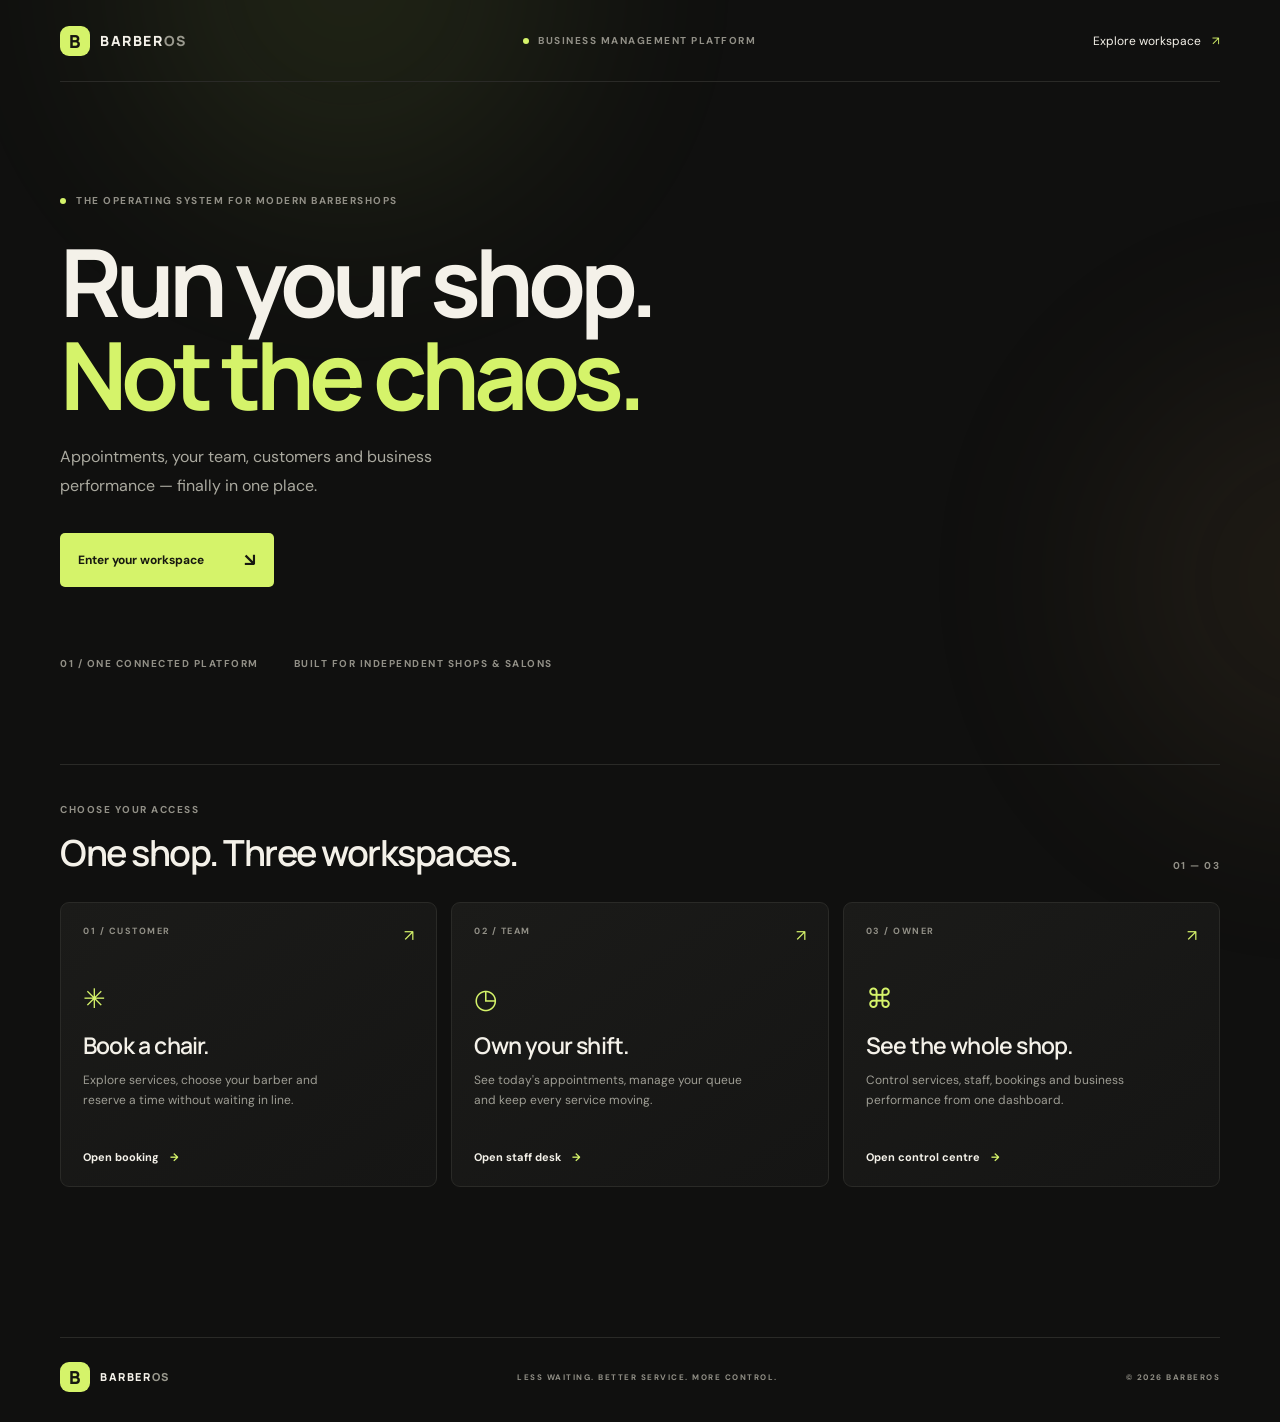
<file: index.html>
<!doctype html>
<html lang="en">
<head>
  <meta charset="UTF-8">
  <meta name="viewport" content="width=device-width, initial-scale=1.0">
  <meta name="theme-color" content="#10100f">
  <title>BarberOS — Salon Management</title>
  <link rel="preconnect" href="https://fonts.googleapis.com">
  <link rel="preconnect" href="https://fonts.gstatic.com" crossorigin>
  <link href="https://fonts.googleapis.com/css2?family=DM+Sans:wght@400;500;600;700&family=Manrope:wght@400;500;600;700;800&display=swap" rel="stylesheet">
  <link rel="stylesheet" href="styles.css">
</head>
<body>
  <div class="ambient ambient-one"></div><div class="ambient ambient-two"></div>
  <header class="topbar">
    <a class="brand" href="#"><span class="brand-mark">B</span><span>BARBER<span class="muted">OS</span></span></a>
    <span class="top-note"><i></i> BUSINESS MANAGEMENT PLATFORM</span>
    <a class="top-link" href="#workspaces">Explore workspace <span>↗</span></a>
  </header>
  <main>
    <section class="hero">
      <div class="eyebrow"><span></span> THE OPERATING SYSTEM FOR MODERN BARBERSHOPS</div>
      <h1>Run your shop.<br><em>Not the chaos.</em></h1>
      <p class="hero-copy">Appointments, your team, customers and business performance — finally in one place.</p>
      <a class="primary-btn" href="#workspaces">Enter your workspace <span>↘</span></a>
      <div class="hero-meta"><span>01 / ONE CONNECTED PLATFORM</span><span>BUILT FOR INDEPENDENT SHOPS & SALONS</span></div>
    </section>
    <section class="workspace-section" id="workspaces">
      <div class="section-heading"><div><div class="eyebrow">CHOOSE YOUR ACCESS</div><h2>One shop. Three workspaces.</h2></div><span class="section-count">01 — 03</span></div>
      <div class="workspace-grid">
        <a class="workspace-card customer" href="customer.html">
          <div class="card-top"><span class="card-index">01 / CUSTOMER</span><span class="arrow">↗</span></div>
          <div class="card-icon">✳</div><h3>Book a chair.</h3>
          <p>Explore services, choose your barber and reserve a time without waiting in line.</p>
          <span class="card-action">Open booking <b>→</b></span>
        </a>
        <a class="workspace-card staff" href="staff.html">
          <div class="card-top"><span class="card-index">02 / TEAM</span><span class="arrow">↗</span></div>
          <div class="card-icon">◷</div><h3>Own your shift.</h3>
          <p>See today's appointments, manage your queue and keep every service moving.</p>
          <span class="card-action">Open staff desk <b>→</b></span>
        </a>
        <a class="workspace-card owner" href="owner.html">
          <div class="card-top"><span class="card-index">03 / OWNER</span><span class="arrow">↗</span></div>
          <div class="card-icon">⌘</div><h3>See the whole shop.</h3>
          <p>Control services, staff, bookings and business performance from one dashboard.</p>
          <span class="card-action">Open control centre <b>→</b></span>
        </a>
      </div>
    </section>
    <footer><a class="brand footer-brand" href="#"><span class="brand-mark">B</span><span>BARBER<span class="muted">OS</span></span></a><span>LESS WAITING. BETTER SERVICE. MORE CONTROL.</span><span>© <span id="year"></span> BARBEROS</span></footer>
  </main>
  <script src="app.js"></script>
</body>
</html>
</file>
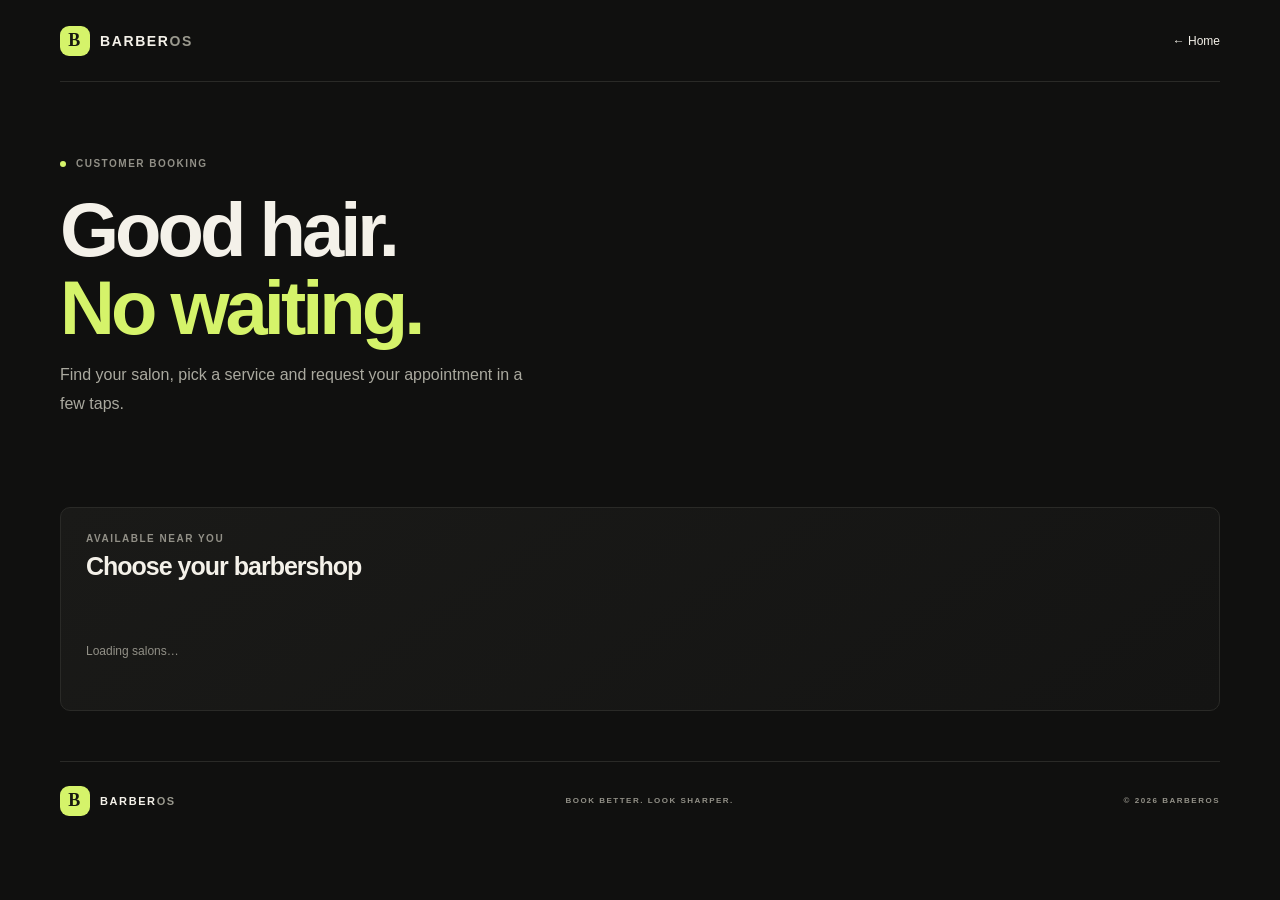
<file: customer.html>
<!doctype html>
<html lang="en"><head><meta charset="UTF-8"><meta name="viewport" content="width=device-width,initial-scale=1"><meta name="theme-color" content="#10100f"><title>Book an Appointment — BarberOS</title><link rel="stylesheet" href="styles.css"></head>
<body><header class="topbar"><a class="brand" href="index.html"><span class="brand-mark">B</span><span>BARBER<span class="muted">OS</span></span></a><a class="top-link" href="index.html">← Home</a></header>
<main><section class="page-intro"><div class="eyebrow"><span></span> CUSTOMER BOOKING</div><h1>Good hair.<br><em>No waiting.</em></h1><p class="hero-copy">Find your salon, pick a service and request your appointment in a few taps.</p></section>
<div id="notice" class="notice" hidden></div>
<section id="shop-picker" class="panel"><div class="panel-heading"><div><div class="eyebrow">AVAILABLE NEAR YOU</div><h2>Choose your barbershop</h2></div></div><div id="shop-list" class="shop-list"><p class="empty">Loading salons…</p></div></section>
<section id="booking-panel" class="panel" hidden><button id="back-shops" class="text-btn">← Choose another salon</button><div class="panel-heading"><div><div class="eyebrow">YOUR APPOINTMENT</div><h2 id="selected-shop">Selected salon</h2></div></div>
<form id="booking-form" class="form-grid"><label>Service<select id="service" name="service_id" required></select></label><label>Your name<input name="customer_name" minlength="2" maxlength="100" placeholder="Full name" required></label><label>Mobile number<input name="customer_phone" type="tel" minlength="8" maxlength="20" placeholder="10-digit mobile number" required></label><label>Date & time<input id="appointment-at" name="appointment_at" type="datetime-local" required></label><label class="full">Note (optional)<textarea name="notes" maxlength="500" placeholder="Any preference for your barber?"></textarea></label><div class="full"><button class="primary-btn" id="book-submit" type="submit">Request appointment →</button><p class="fine-print">Your request is not confirmed until the salon accepts it.</p></div></form></section>
<footer><a class="brand footer-brand" href="index.html"><span class="brand-mark">B</span><span>BARBER<span class="muted">OS</span></span></a><span>BOOK BETTER. LOOK SHARPER.</span><span>© 2026 BARBEROS</span></footer></main><script type="module" src="customer.js"></script></body></html>
</file>
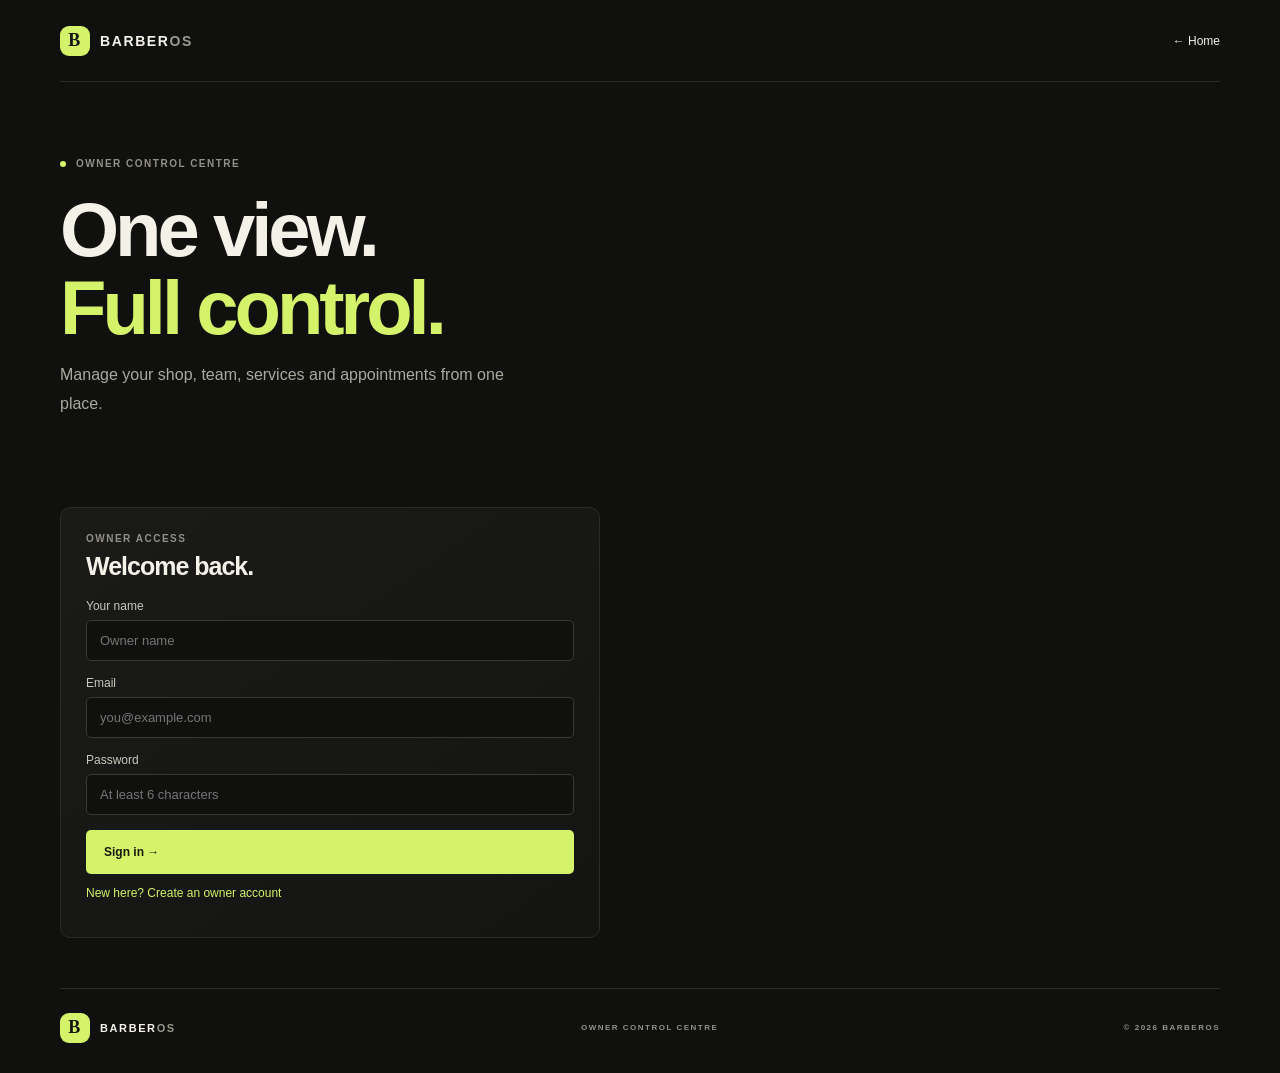
<file: owner.html>
<!doctype html>
<html lang="en"><head><meta charset="UTF-8"><meta name="viewport" content="width=device-width,initial-scale=1"><meta name="theme-color" content="#10100f"><title>Owner Control Centre — BarberOS</title><link rel="stylesheet" href="styles.css"></head>
<body><header class="topbar"><a class="brand" href="index.html"><span class="brand-mark">B</span><span>BARBER<span class="muted">OS</span></span></a><a class="top-link" href="index.html">← Home</a></header><main>
<section class="page-intro"><div class="eyebrow"><span></span> OWNER CONTROL CENTRE</div><h1>One view.<br><em>Full control.</em></h1><p class="hero-copy">Manage your shop, team, services and appointments from one place.</p></section>
<div id="notice" class="notice" hidden></div>
<section id="auth-panel" class="panel narrow"><div class="eyebrow">OWNER ACCESS</div><h2>Welcome back.</h2><form id="auth-form" data-mode="login" class="form-grid"><input type="hidden" name="mode" value="login"><label id="name-field" class="full" hidden>Your name<input name="full_name" placeholder="Owner name"></label><label class="full">Email<input type="email" name="email" autocomplete="email" required placeholder="you@example.com"></label><label class="full">Password<input type="password" name="password" minlength="6" autocomplete="current-password" required placeholder="At least 6 characters"></label><button id="auth-submit" class="primary-btn full" type="submit">Sign in →</button></form><button id="mode-toggle" class="text-btn">New here? Create an owner account</button></section>
<section id="setup-panel" class="panel narrow" hidden><div class="eyebrow">FIRST-TIME SETUP</div><h2>Set up your shop.</h2><p class="muted-copy">Create your salon profile. Your staff can join with a private invite code.</p><form id="shop-form" class="form-grid"><label class="full">Owner display name<input name="owner_name" required placeholder="Your name"></label><label class="full">Shop name<input name="name" required minlength="2" maxlength="100" placeholder="e.g. The Modern Barber"></label><label class="full">Phone<input name="phone" type="tel" placeholder="Shop contact number"></label><label class="full">Address<input name="address" placeholder="Area, city"></label><button class="primary-btn full" type="submit">Create my shop →</button></form></section>
<section id="dashboard" hidden><div class="dashboard-head"><div><div class="eyebrow">YOUR BUSINESS</div><h2 id="shop-name">Your shop</h2></div><div class="head-actions"><button id="refresh" class="tiny-btn">↻ Refresh</button><button id="signout" class="tiny-btn danger">Sign out</button></div></div>
<div class="stats-grid"><div class="stat-card"><small>TOTAL BOOKINGS</small><strong id="booking-count">0</strong></div><div class="stat-card"><small>NEEDS CONFIRMATION</small><strong id="pending-count">0</strong></div><div class="stat-card"><small>TEAM ACCESS</small><strong>Invite code</strong><span id="join-code" class="invite-code">—</span><button id="copy-code" class="text-btn">Copy staff code</button></div></div>
<div class="dashboard-grid"><section class="panel"><div class="panel-heading"><div><div class="eyebrow">CATALOGUE</div><h2>Services & pricing</h2></div></div><form id="service-form" class="form-grid compact"><label class="full">Service name<input name="name" required placeholder="Haircut"></label><label>Duration (minutes)<input name="duration" type="number" min="5" max="300" value="30" required></label><label>Price (₹)<input name="price" type="number" min="0" step="0.01" required placeholder="199"></label><label class="full">Description<input name="description" placeholder="Optional details"></label><button class="primary-btn full" type="submit">Add service +</button></form><div id="services-list" class="data-list"></div></section>
<section class="panel"><div class="panel-heading"><div><div class="eyebrow">YOUR TEAM</div><h2>Staff access</h2></div></div><p class="muted-copy">Share the invite code above with your staff. They create an account and join your shop from the Staff Desk.</p><div id="members-list" class="data-list"></div></section></div>
<section class="panel"><div class="panel-heading"><div><div class="eyebrow">LIVE OPERATIONS</div><h2>Appointments</h2></div></div><div id="bookings-list" class="booking-list"><p class="empty">Loading appointments…</p></div></section></section>
<footer><a class="brand footer-brand" href="index.html"><span class="brand-mark">B</span><span>BARBER<span class="muted">OS</span></span></a><span>OWNER CONTROL CENTRE</span><span>© 2026 BARBEROS</span></footer></main><script type="module" src="owner.js"></script></body></html>
</file>
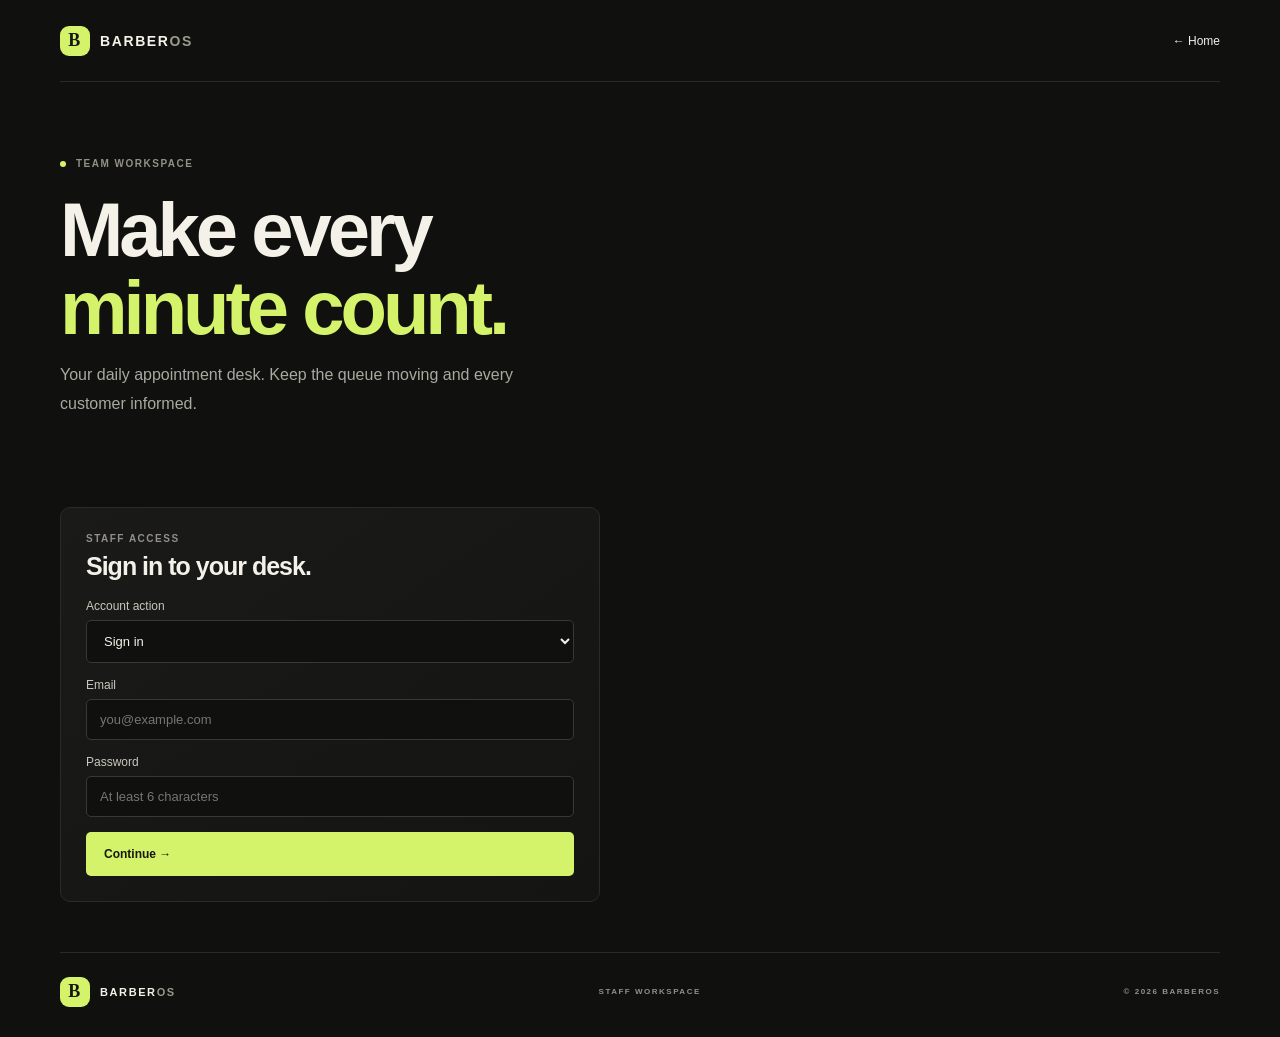
<file: staff.html>
<!doctype html>
<html lang="en"><head><meta charset="UTF-8"><meta name="viewport" content="width=device-width,initial-scale=1"><meta name="theme-color" content="#10100f"><title>Staff Desk — BarberOS</title><link rel="stylesheet" href="styles.css"></head>
<body><header class="topbar"><a class="brand" href="index.html"><span class="brand-mark">B</span><span>BARBER<span class="muted">OS</span></span></a><a class="top-link" href="index.html">← Home</a></header><main>
<section class="page-intro"><div class="eyebrow"><span></span> TEAM WORKSPACE</div><h1>Make every<br><em>minute count.</em></h1><p class="hero-copy">Your daily appointment desk. Keep the queue moving and every customer informed.</p></section><div id="notice" class="notice" hidden></div>
<section id="auth-panel" class="panel narrow"><div class="eyebrow">STAFF ACCESS</div><h2>Sign in to your desk.</h2><form id="auth-form" class="form-grid"><label class="full">Account action<select name="mode"><option value="login">Sign in</option><option value="signup">Create staff account</option></select></label><label class="full">Email<input type="email" name="email" required autocomplete="email" placeholder="you@example.com"></label><label class="full">Password<input type="password" name="password" required minlength="6" autocomplete="current-password" placeholder="At least 6 characters"></label><button class="primary-btn full" type="submit">Continue →</button></form></section>
<section id="join-panel" class="panel narrow" hidden><div class="eyebrow">JOIN YOUR SHOP</div><h2>Enter staff invite.</h2><p class="muted-copy">Ask your shop owner for the private invite code.</p><form id="join-form" class="form-grid"><label class="full">Your display name<input name="display_name" required minlength="2" placeholder="Your name"></label><label class="full">Shop invite code<input name="code" required maxlength="10" placeholder="10-character code"></label><button class="primary-btn full" type="submit">Join shop →</button></form></section>
<section id="staff-desk" hidden><div class="dashboard-head"><div><div class="eyebrow" id="staff-shop">SHOP</div><h2>Welcome, <span id="staff-name"></span></h2></div><div class="head-actions"><button id="staff-refresh" class="tiny-btn">↻ Refresh</button><button id="staff-signout" class="tiny-btn danger">Sign out</button></div></div><div class="stats-grid"><div class="stat-card"><small>TOTAL APPOINTMENTS</small><strong id="staff-total">0</strong></div><div class="stat-card"><small>WAITING CONFIRMATION</small><strong id="staff-pending">0</strong></div></div><section class="panel"><div class="panel-heading"><div><div class="eyebrow">YOUR QUEUE</div><h2>Today's appointments</h2></div></div><div id="staff-bookings" class="staff-grid"><p class="empty">Loading appointments…</p></div></section></section>
<footer><a class="brand footer-brand" href="index.html"><span class="brand-mark">B</span><span>BARBER<span class="muted">OS</span></span></a><span>STAFF WORKSPACE</span><span>© 2026 BARBEROS</span></footer></main><script type="module" src="staff.js"></script></body></html>
</file>
<file: styles.css>
:root{color-scheme:dark;--bg:#10100f;--panel:#181817;--line:#2a2a27;--text:#f4f1e9;--muted:#929087;--accent:#d5f36a}*{box-sizing:border-box}html{scroll-behavior:smooth}body{margin:0;min-height:100vh;background:var(--bg);color:var(--text);font-family:"DM Sans",sans-serif;overflow-x:hidden}.ambient{position:fixed;width:440px;height:440px;border-radius:50%;filter:blur(110px);opacity:.09;pointer-events:none;z-index:-1}.ambient-one{background:#c4ee61;top:-240px;left:10%}.ambient-two{background:#b78d54;right:-260px;top:40%}.topbar,main{width:min(1160px,calc(100% - 64px));margin:auto}.topbar{height:82px;display:flex;align-items:center;justify-content:space-between;border-bottom:1px solid var(--line)}.brand{display:flex;align-items:center;gap:10px;color:var(--text);font:800 14px Manrope,sans-serif;letter-spacing:1.6px;text-decoration:none}.brand-mark{display:grid;place-items:center;width:30px;height:30px;border-radius:9px;background:var(--accent);color:#171810;font:800 18px Manrope}.muted{color:#9a998e}.top-note,.hero-meta,.eyebrow,.card-index,.section-count,footer>span{font-size:10px;letter-spacing:1.5px;color:var(--muted);font-weight:700}.top-note{display:flex;align-items:center;gap:9px}.top-note i,.eyebrow span{width:6px;height:6px;background:var(--accent);border-radius:50%;display:inline-block}.top-link{font-size:12px;color:var(--text);text-decoration:none}.top-link span{color:var(--accent);margin-left:8px}.hero{padding:112px 0 94px;max-width:760px}.eyebrow{display:flex;align-items:center;gap:10px}.hero h1{font:700 clamp(54px,8vw,94px)/.99 Manrope,sans-serif;letter-spacing:-6px;margin:28px 0 22px}.hero h1 em{font-style:normal;color:var(--accent)}.hero-copy{font-size:16px;line-height:1.8;color:#aaa99f;max-width:470px;margin:0 0 32px}.primary-btn{display:inline-flex;align-items:center;gap:40px;padding:15px 18px;background:var(--accent);color:#171810;text-decoration:none;font-size:12px;font-weight:700;border-radius:5px;transition:transform .2s,background .2s}.primary-btn:hover{transform:translateY(-3px);background:#e2ff83}.primary-btn span{font-size:18px}.hero-meta{display:flex;gap:35px;margin-top:70px}.workspace-section{padding:38px 0 100px;border-top:1px solid var(--line)}.section-heading{display:flex;justify-content:space-between;align-items:end;margin-bottom:25px}.section-heading h2{font:600 clamp(25px,4vw,36px) Manrope,sans-serif;letter-spacing:-1.5px;margin:12px 0 0}.section-count{padding-bottom:5px}.workspace-grid{display:grid;grid-template-columns:repeat(3,1fr);gap:14px}.workspace-card{min-height:285px;background:linear-gradient(145deg,#1b1b19,#151514);border:1px solid var(--line);border-radius:9px;padding:22px;display:flex;flex-direction:column;color:var(--text);text-decoration:none;transition:border-color .2s,transform .2s}.workspace-card:hover{border-color:#77796a;transform:translateY(-4px)}.card-top{display:flex;justify-content:space-between}.card-index{font-size:9px}.arrow{color:var(--accent)}.card-icon{font-size:27px;color:var(--accent);margin-top:35px}.workspace-card h3{font:600 23px Manrope,sans-serif;letter-spacing:-.8px;margin:13px 0 9px}.workspace-card p{font-size:12px;line-height:1.7;color:#9e9d94;max-width:270px;margin:0 0 25px}.card-action{margin-top:auto;font-size:11px;font-weight:700}.card-action b{color:var(--accent);margin-left:8px}footer{border-top:1px solid var(--line);padding:24px 0 30px;display:flex;justify-content:space-between;align-items:center;gap:18px}.footer-brand{font-size:11px}footer>span{font-size:8px}@media(max-width:700px){.topbar,main{width:calc(100% - 36px)}.topbar{height:68px}.top-note{display:none}.hero{padding:85px 0 70px}.hero h1{letter-spacing:-3.5px}.hero-copy{font-size:14px}.hero-meta{flex-direction:column;gap:10px;margin-top:55px}.workspace-section{padding-top:30px}.workspace-grid{grid-template-columns:1fr}.workspace-card{min-height:240px}.card-icon{margin-top:24px}.section-heading{align-items:start}.section-count{font-size:8px}footer{flex-wrap:wrap}footer>span:nth-child(2){display:none}}
/* Application workspaces */
.page-intro{padding:76px 0 38px}.page-intro h1{font:700 clamp(48px,7vw,76px)/1.02 Manrope,sans-serif;letter-spacing:-4px;margin:22px 0 15px}.page-intro h1 em{font-style:normal;color:var(--accent)}.panel{background:linear-gradient(145deg,#1a1a18,#141413);border:1px solid var(--line);border-radius:10px;padding:25px;margin:18px 0 24px}.panel.narrow{max-width:540px}.panel h2,.panel-heading h2,.dashboard-head h2{font:600 25px Manrope,sans-serif;letter-spacing:-1px;margin:8px 0 18px}.panel-heading{display:flex;justify-content:space-between;align-items:center;margin-bottom:18px}.muted-copy{color:#aaa99f;font-size:13px;line-height:1.7}.notice{max-width:100%;padding:13px 15px;margin:15px 0;border:1px solid #68634c;background:#252319;color:#e8dfa8;border-radius:7px;font-size:13px}.notice.success{border-color:#526b32;background:#1d2617;color:#d7f5a0}.notice.error{border-color:#874c4c;background:#2b1a1a;color:#ffb8b8}.shop-list,.data-list,.booking-list{display:grid;gap:10px}.shop-choice{display:flex;align-items:center;gap:14px;text-align:left;padding:16px;border:1px solid var(--line);background:#141413;color:var(--text);border-radius:7px;cursor:pointer}.shop-choice:hover{border-color:var(--accent)}.shop-symbol{width:40px;height:40px;display:grid;place-items:center;background:#272a1d;color:var(--accent);border-radius:7px;font-size:22px}.shop-choice span:nth-child(2){display:grid;gap:4px;flex:1}.shop-choice small,.data-row small,.booking-main small{display:block;color:var(--muted);font-size:11px;margin-top:4px}.shop-choice strong{color:var(--accent)}.form-grid{display:grid;grid-template-columns:1fr 1fr;gap:15px}.form-grid label{display:grid;gap:7px;color:#c9c7bc;font-size:12px}.form-grid .full,.full{grid-column:1/-1}.form-grid input,.form-grid select,.form-grid textarea{width:100%;min-width:0;border:1px solid #393933;background:#10100f;color:var(--text);border-radius:5px;padding:12px 13px;font:13px "DM Sans",sans-serif;outline:none}.form-grid input:focus,.form-grid select:focus,.form-grid textarea:focus{border-color:var(--accent)}.form-grid textarea{min-height:90px;resize:vertical}.form-grid .primary-btn{border:0;cursor:pointer;justify-content:space-between}.fine-print{color:var(--muted);font-size:11px}.text-btn{background:none;border:0;color:var(--accent);font-size:12px;padding:12px 0;cursor:pointer}.dashboard-head{display:flex;justify-content:space-between;align-items:center;gap:15px;padding:35px 0 15px}.dashboard-head h2{font-size:30px;margin-bottom:0}.head-actions{display:flex;gap:8px}.tiny-btn{border:1px solid #414139;background:#20201d;color:var(--text);border-radius:5px;padding:9px 11px;font-size:11px;cursor:pointer}.tiny-btn:hover{border-color:var(--accent)}.tiny-btn.danger{color:#ffaaaa}.stats-grid{display:grid;grid-template-columns:repeat(3,1fr);gap:12px;margin:15px 0 20px}.stat-card{padding:18px;background:#191917;border:1px solid var(--line);border-radius:8px;display:grid;gap:9px}.stat-card small{color:var(--muted);font-size:9px;letter-spacing:1.2px}.stat-card strong{font:700 25px Manrope,sans-serif}.stat-card .invite-code{font:700 17px monospace;color:var(--accent);letter-spacing:2px}.stat-card .text-btn{justify-self:start;padding:0}.dashboard-grid{display:grid;grid-template-columns:1.1fr .9fr;gap:15px}.dashboard-grid .panel{margin-top:0}.form-grid.compact{margin-bottom:20px}.data-row,.booking-row{display:flex;align-items:center;gap:10px;padding:13px 0;border-top:1px solid var(--line)}.data-row>div,.booking-main{flex:1;min-width:0}.data-row b,.booking-main b{font-size:13px}.status{display:inline-flex;align-items:center;white-space:nowrap;border:1px solid #5b5434;border-radius:30px;padding:5px 8px;color:#e5d18a;font-size:9px;text-transform:capitalize}.status.good{border-color:#526b32;color:#c9ef8a}.status.muted-status{border-color:#484843;color:#aaa}.empty{color:var(--muted);font-size:12px;padding:15px 0}.booking-row select{max-width:125px;background:#111;color:var(--text);border:1px solid var(--line);padding:8px;border-radius:5px;font-size:10px}.staff-grid{display:grid;grid-template-columns:repeat(2,minmax(0,1fr));gap:12px}.staff-ticket{border:1px solid var(--line);background:#141413;border-radius:8px;padding:16px}.ticket-head{display:flex;justify-content:space-between;gap:8px;align-items:center}.ticket-head small{font-size:10px;color:var(--muted)}.staff-ticket h3{font:600 19px Manrope,sans-serif;margin:17px 0 5px}.staff-ticket p{font-size:12px;color:var(--muted)}.ticket-actions{display:flex;gap:6px;flex-wrap:wrap;margin-top:15px}.ticket-actions .tiny-btn{padding:7px 9px}.text-btn:hover{text-decoration:underline}footer{margin-top:50px}
@media(max-width:760px){.page-intro{padding:55px 0 28px}.page-intro h1{letter-spacing:-2.5px}.panel{padding:18px}.form-grid{grid-template-columns:1fr}.form-grid .full,.full{grid-column:auto}.stats-grid{grid-template-columns:1fr 1fr}.stats-grid .stat-card:last-child{grid-column:1/-1}.dashboard-grid{grid-template-columns:1fr}.staff-grid{grid-template-columns:1fr}.dashboard-head{align-items:flex-start;flex-direction:column}.booking-row{flex-wrap:wrap}.booking-main{flex-basis:100%}.booking-row select{max-width:none;flex:1}.data-row{flex-wrap:wrap}.data-row>div{flex-basis:100%}.head-actions{width:100%}}
</file>
